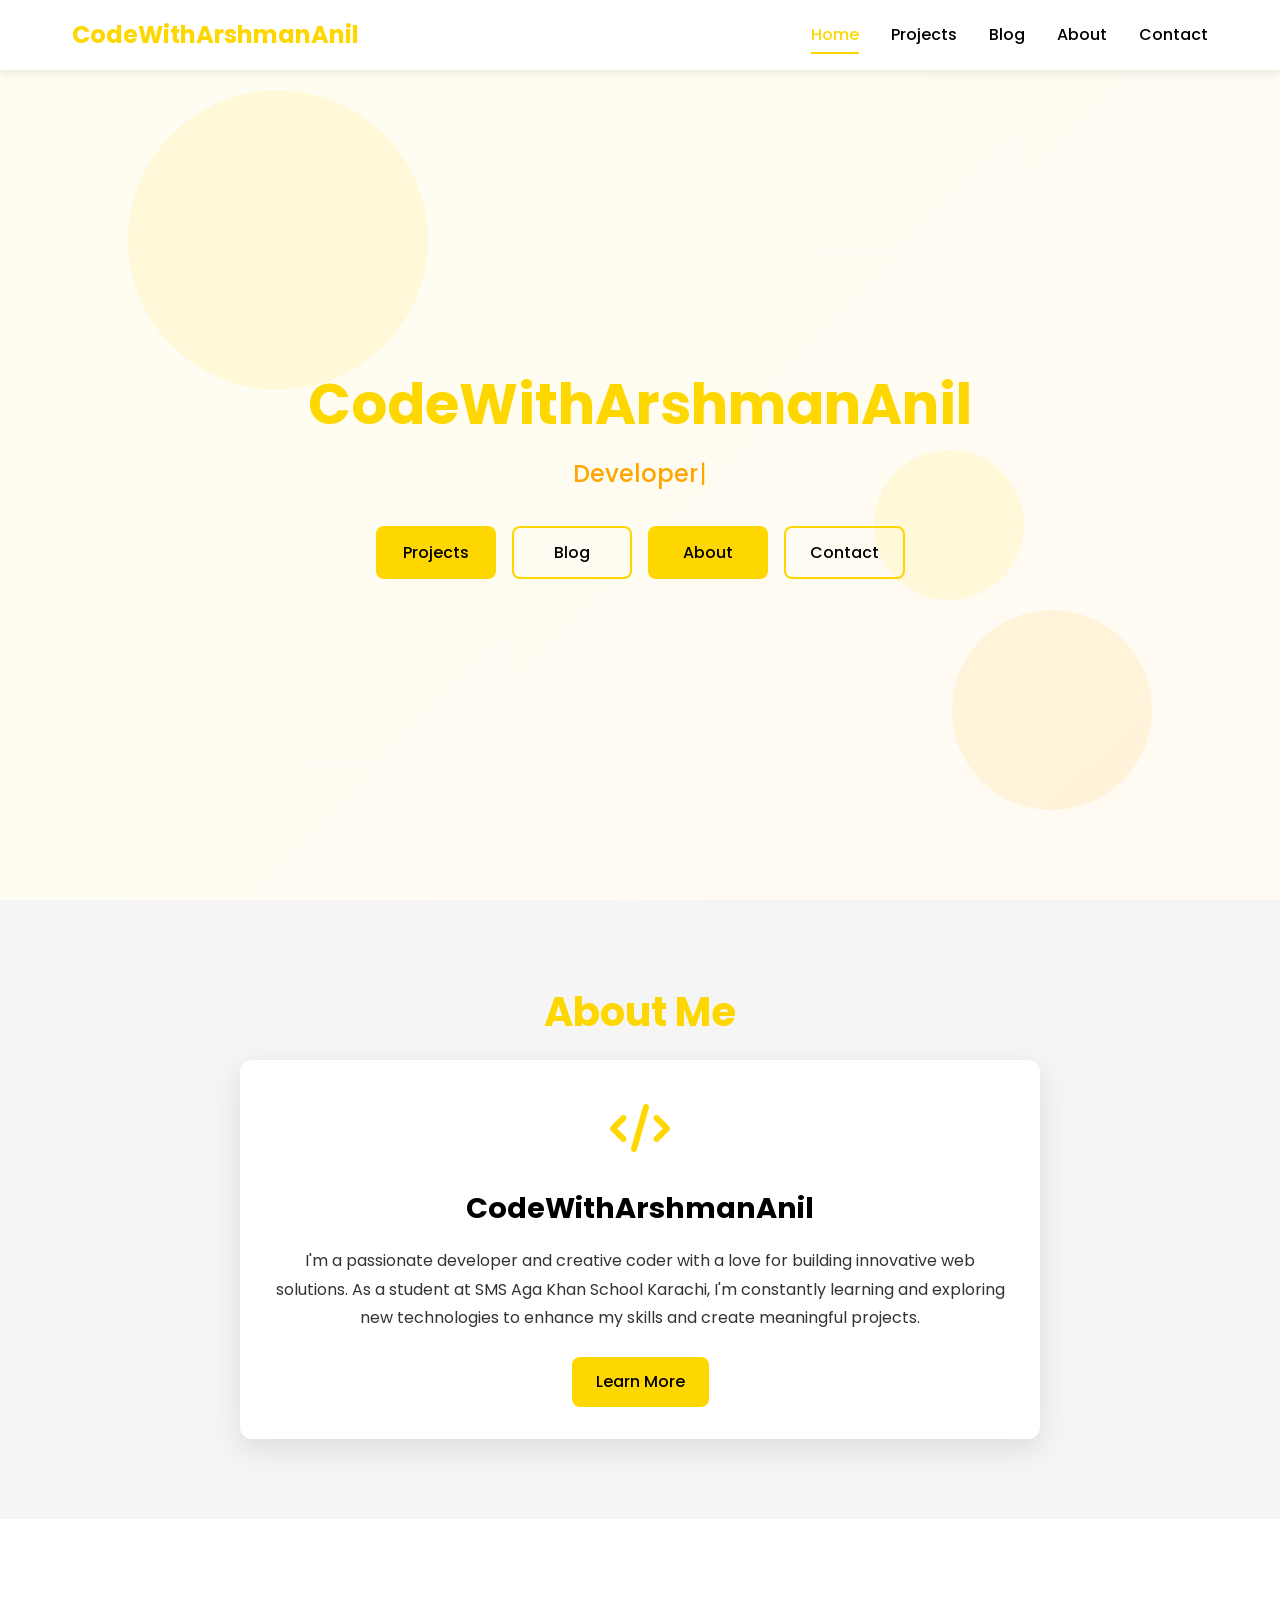
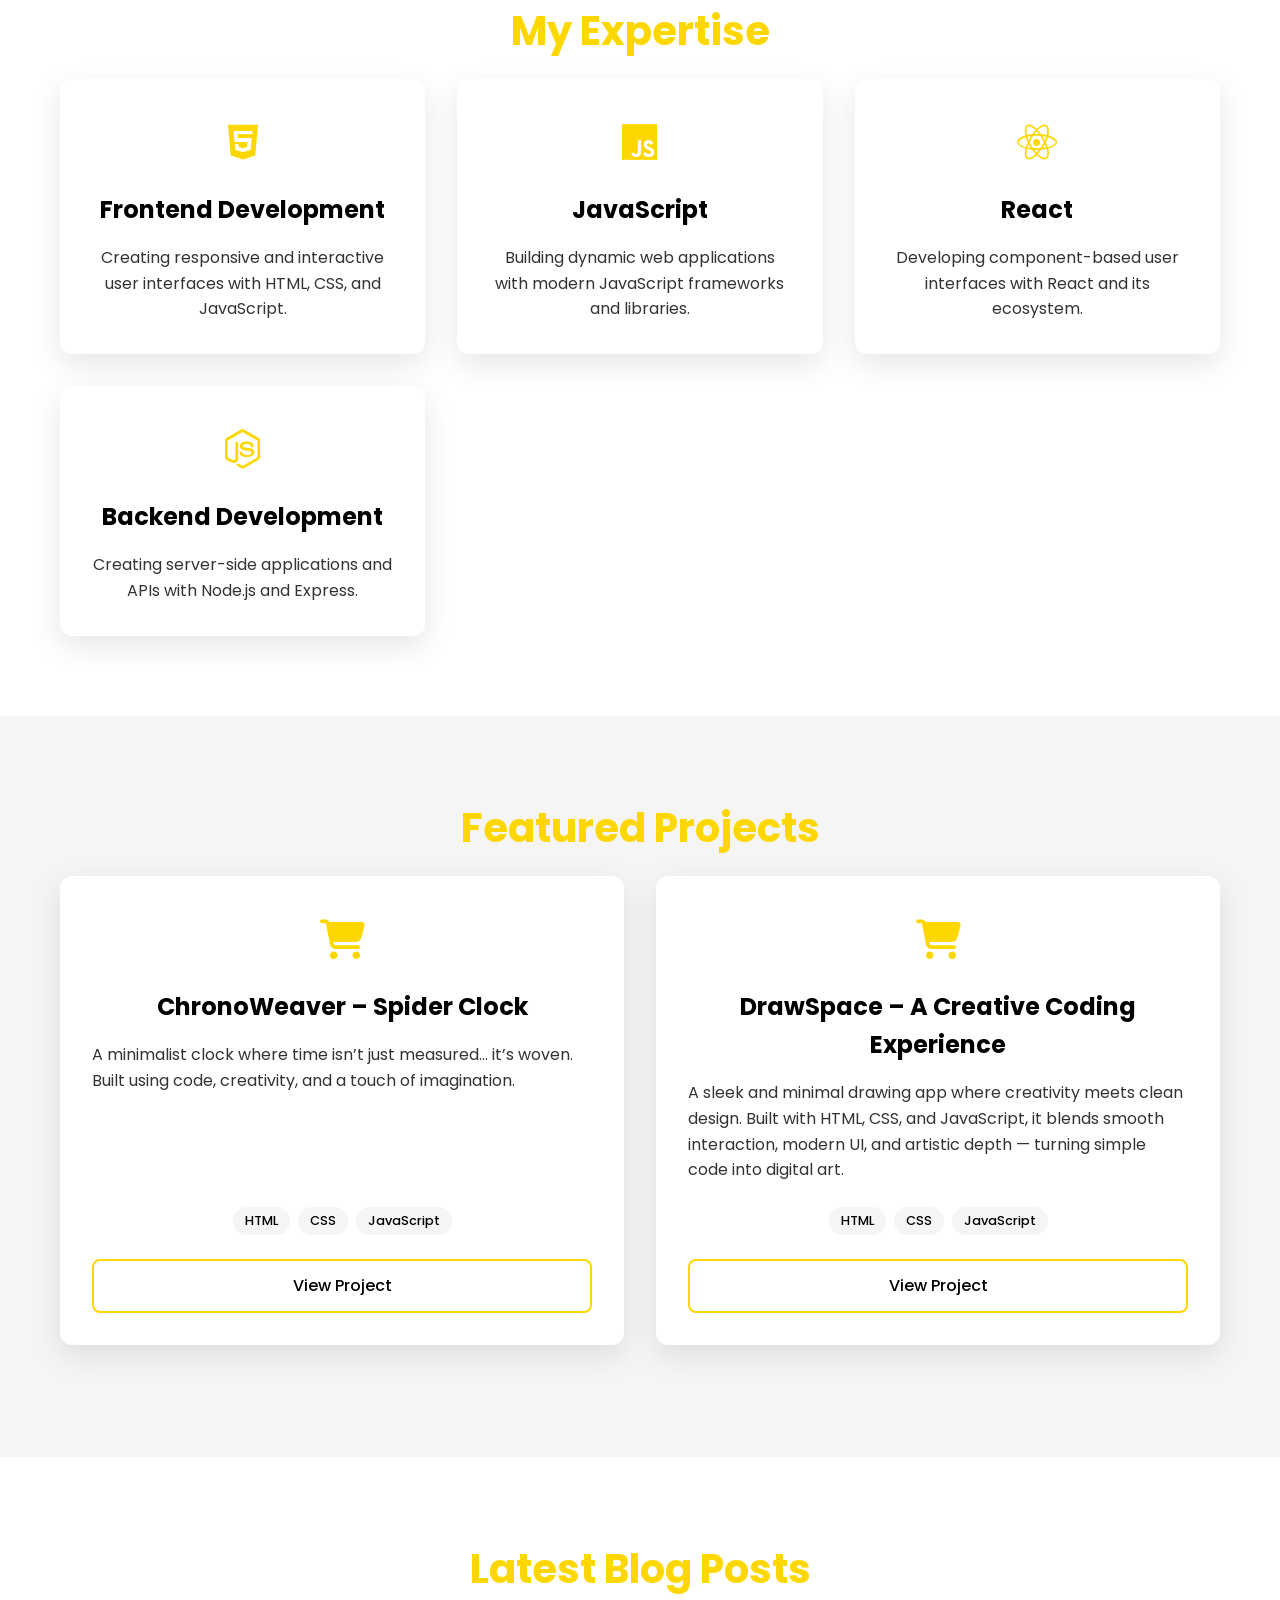
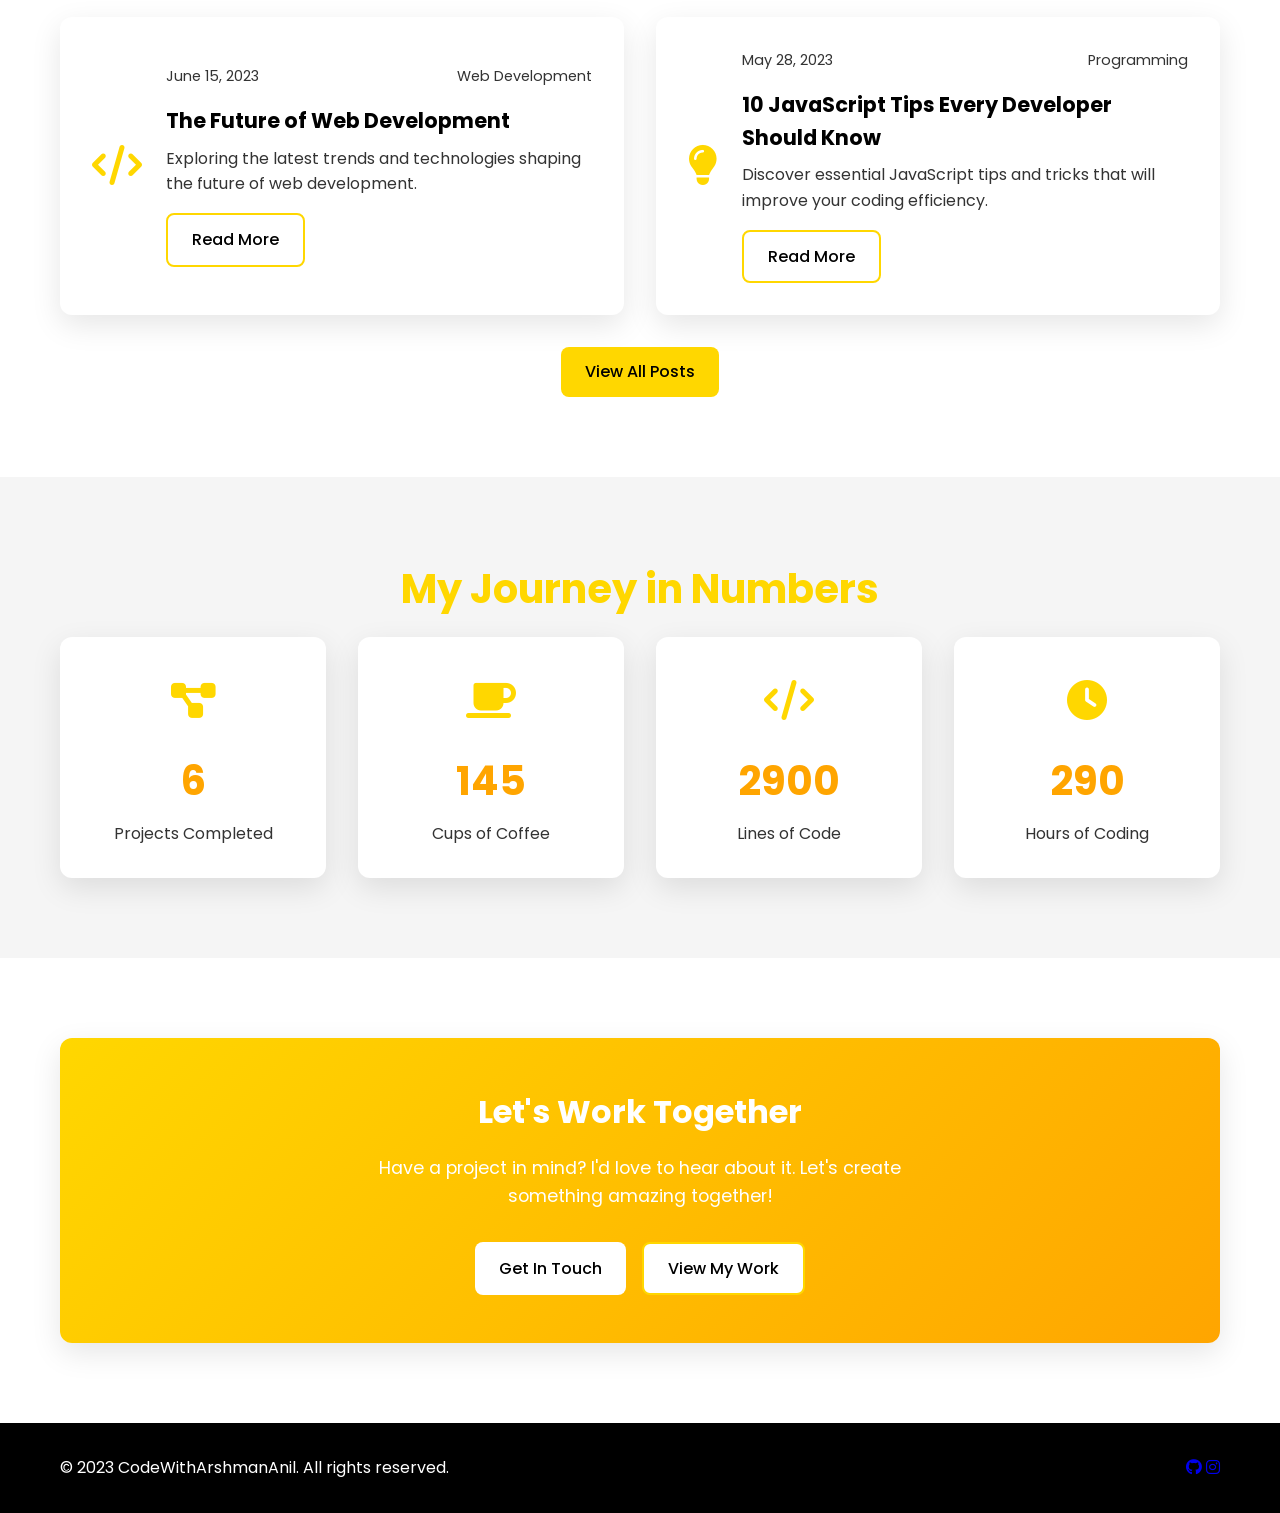
<file: index.html>
<!DOCTYPE html>
<html lang="en">
<head>
    <meta charset="UTF-8">
    <meta name="viewport" content="width=device-width, initial-scale=1.0">
    <title>CodeWithArshmanAnil - Home</title>
    <link rel="stylesheet" href="style.css">
    <link rel="stylesheet" href="https://cdnjs.cloudflare.com/ajax/libs/font-awesome/6.4.0/css/all.min.css">
    <link href="https://fonts.googleapis.com/css2?family=Poppins:wght@300;400;500;600;700&display=swap" rel="stylesheet">
</head>
<body>
    <!-- Preloader -->
    <div class="preloader">
        <div class="loader-content">
            <h2>CodeWithArshmanAnil</h2>
            <div class="loader-bar"></div>
        </div>
    </div>

    <!-- Navigation -->
    <nav class="navbar">
        <div class="nav-container">
            <div class="logo">
                <a href="index.html">CodeWithArshmanAnil</a>
            </div>
            <ul class="nav-menu">
                <li class="nav-item">
                    <a href="index.html" class="nav-link active">Home</a>
                </li>
                <li class="nav-item">
                    <a href="projects.html" class="nav-link">Projects</a>
                </li>
                <li class="nav-item">
                    <a href="blog.html" class="nav-link">Blog</a>
                </li>
                <li class="nav-item">
                    <a href="about.html" class="nav-link">About</a>
                </li>
                <li class="nav-item">
                    <a href="contact.html" class="nav-link">Contact</a>
                </li>
            </ul>
            <div class="hamburger">
                <span class="bar"></span>
                <span class="bar"></span>
                <span class="bar"></span>
            </div>
        </div>
    </nav>

    <!-- Hero Section -->
    <section class="hero">
        <div class="hero-content">
            <h1 class="hero-title">CodeWithArshmanAnil</h1>
            <div class="typing-container">
                <span id="typing-text"></span>
                <span class="cursor">|</span>
            </div>
            <div class="hero-buttons">
                <a href="projects.html" class="btn btn-primary">Projects</a>
                <a href="blog.html" class="btn btn-secondary">Blog</a>
                <a href="about.html" class="btn btn-primary">About</a>
                <a href="contact.html" class="btn btn-secondary">Contact</a>
            </div>
        </div>
        <div class="hero-animation">
            <div class="floating-shapes">
                <div class="shape shape-1"></div>
                <div class="shape shape-2"></div>
                <div class="shape shape-3"></div>
            </div>
        </div>
    </section>

    <!-- About Me Section -->
    <section class="about-preview">
        <div class="container">
            <h2 class="section-title reveal">About Me</h2>
            <div class="about-card reveal">
                <div class="about-icon">
                    <i class="fas fa-code"></i>
                </div>
                <h3>CodeWithArshmanAnil</h3>
                <p>I'm a passionate developer and creative coder with a love for building innovative web solutions. As a student at SMS Aga Khan School Karachi, I'm constantly learning and exploring new technologies to enhance my skills and create meaningful projects.</p>
                <a href="about.html" class="btn btn-primary">Learn More</a>
            </div>
        </div>
    </section>

    <!-- Skills Preview Section -->
    <section class="skills-preview">
        <div class="container">
            <h2 class="section-title reveal">My Expertise</h2>
            <div class="skills-grid">
                <div class="skill-card reveal">
                    <div class="skill-icon">
                        <i class="fab fa-html5"></i>
                    </div>
                    <h3>Frontend Development</h3>
                    <p>Creating responsive and interactive user interfaces with HTML, CSS, and JavaScript.</p>
                </div>
                <div class="skill-card reveal">
                    <div class="skill-icon">
                        <i class="fab fa-js"></i>
                    </div>
                    <h3>JavaScript</h3>
                    <p>Building dynamic web applications with modern JavaScript frameworks and libraries.</p>
                </div>
                <div class="skill-card reveal">
                    <div class="skill-icon">
                        <i class="fab fa-react"></i>
                    </div>
                    <h3>React</h3>
                    <p>Developing component-based user interfaces with React and its ecosystem.</p>
                </div>
                <div class="skill-card reveal">
                    <div class="skill-icon">
                        <i class="fab fa-node-js"></i>
                    </div>
                    <h3>Backend Development</h3>
                    <p>Creating server-side applications and APIs with Node.js and Express.</p>
                </div>
            </div>
        </div>
    </section>

    <!-- Featured Projects Section -->
    <section class="featured-projects">
        <div class="container">
            <h2 class="section-title reveal">Featured Projects</h2>
            <div class="projects-preview">
                <div class="project-preview-card reveal">
                    <div class="project-preview-icon">
                        <i class="fas fa-shopping-cart"></i>
                    </div>
                    <h3>ChronoWeaver – Spider Clock</h3>
                    <p>A minimalist clock where time isn’t just measured… it’s woven. Built using code, creativity, and a touch of imagination.
</p>
                    <div class="tech-tags">
                        <span class="tech-tag">HTML</span>
                        <span class="tech-tag">CSS</span>
                        <span class="tech-tag">JavaScript</span>
                    </div>
                    <a href="projects.html" class="btn btn-secondary">View Project</a>
                </div>
                <div class="project-preview-card reveal">
                    <div class="project-preview-icon">
                        <i class="fas fa-shopping-cart"></i>
                    </div>
                    <h3>DrawSpace – A Creative Coding Experience</h3>
                    <p>A sleek and minimal drawing app where creativity meets clean design.
Built with HTML, CSS, and JavaScript, it blends smooth interaction, modern UI, and artistic depth — turning simple code into digital art.
</p>
                    <div class="tech-tags">
                        <span class="tech-tag">HTML</span>
                        <span class="tech-tag">CSS</span>
                        <span class="tech-tag">JavaScript</span>
                    </div>
                    <a href="projects.html" class="btn btn-secondary">View Project</a>
                </div>
    </section>

    <!-- Latest Blog Section -->
    <section class="latest-blog">
        <div class="container">
            <h2 class="section-title reveal">Latest Blog Posts</h2>
            <div class="blog-preview">
                <div class="blog-preview-card reveal">
                    <div class="blog-preview-icon">
                        <i class="fas fa-code"></i>
                    </div>
                    <div class="blog-preview-content">
                        <div class="blog-meta">
                            <span class="blog-date">June 15, 2023</span>
                            <span class="blog-category">Web Development</span>
                        </div>
                        <h3>The Future of Web Development</h3>
                        <p>Exploring the latest trends and technologies shaping the future of web development.</p>
                        <a href="blog.html" class="btn btn-secondary">Read More</a>
                    </div>
                </div>
                <div class="blog-preview-card reveal">
                    <div class="blog-preview-icon">
                        <i class="fas fa-lightbulb"></i>
                    </div>
                    <div class="blog-preview-content">
                        <div class="blog-meta">
                            <span class="blog-date">May 28, 2023</span>
                            <span class="blog-category">Programming</span>
                        </div>
                        <h3>10 JavaScript Tips Every Developer Should Know</h3>
                        <p>Discover essential JavaScript tips and tricks that will improve your coding efficiency.</p>
                        <a href="blog.html" class="btn btn-secondary">Read More</a>
                    </div>
                </div>
            </div>
            <div class="view-all-container reveal">
                <a href="blog.html" class="btn btn-primary">View All Posts</a>
            </div>
        </div>
    </section>

    <!-- Stats Section -->
    <section class="stats">
        <div class="container">
            <h2 class="section-title reveal">My Journey in Numbers</h2>
            <div class="stats-grid">
                <div class="stat-card reveal">
                    <div class="stat-icon">
                        <i class="fas fa-project-diagram"></i>
                    </div>
                    <div class="stat-number" data-target="20">0</div>
                    <p>Projects Completed</p>
                </div>
                <div class="stat-card reveal">
                    <div class="stat-icon">
                        <i class="fas fa-coffee"></i>
                    </div>
                    <div class="stat-number" data-target="500">0</div>
                    <p>Cups of Coffee</p>
                </div>
                <div class="stat-card reveal">
                    <div class="stat-icon">
                        <i class="fas fa-code"></i>
                    </div>
                    <div class="stat-number" data-target="10000">0</div>
                    <p>Lines of Code</p>
                </div>
                <div class="stat-card reveal">
                    <div class="stat-icon">
                        <i class="fas fa-clock"></i>
                    </div>
                    <div class="stat-number" data-target="1000">0</div>
                    <p>Hours of Coding</p>
                </div>
            </div>
        </div>
    </section>

    <!-- Call to Action Section -->
    <section class="cta">
        <div class="container">
            <div class="cta-card reveal">
                <h2>Let's Work Together</h2>
                <p>Have a project in mind? I'd love to hear about it. Let's create something amazing together!</p>
                <div class="cta-buttons">
                    <a href="contact.html" class="btn btn-primary">Get In Touch</a>
                    <a href="projects.html" class="btn btn-secondary">View My Work</a>
                </div>
            </div>
        </div>
    </section>

    <!-- Footer -->
    <footer class="footer">
        <div class="footer-content">
            <p>&copy; 2023 CodeWithArshmanAnil. All rights reserved.</p>
            <div class="social-links">
                <a href="https://github.com/ZentrixVayne" target="_blank"><i class="fab fa-github"></i></a>
                <a href="https://www.instagram.com/iamarshmananil/" target="_blank"><i class="fab fa-instagram"></i></a>
            </div>
        </div>
    </footer>

    <script src="script.js"></script>
</body>

</html>
</file>
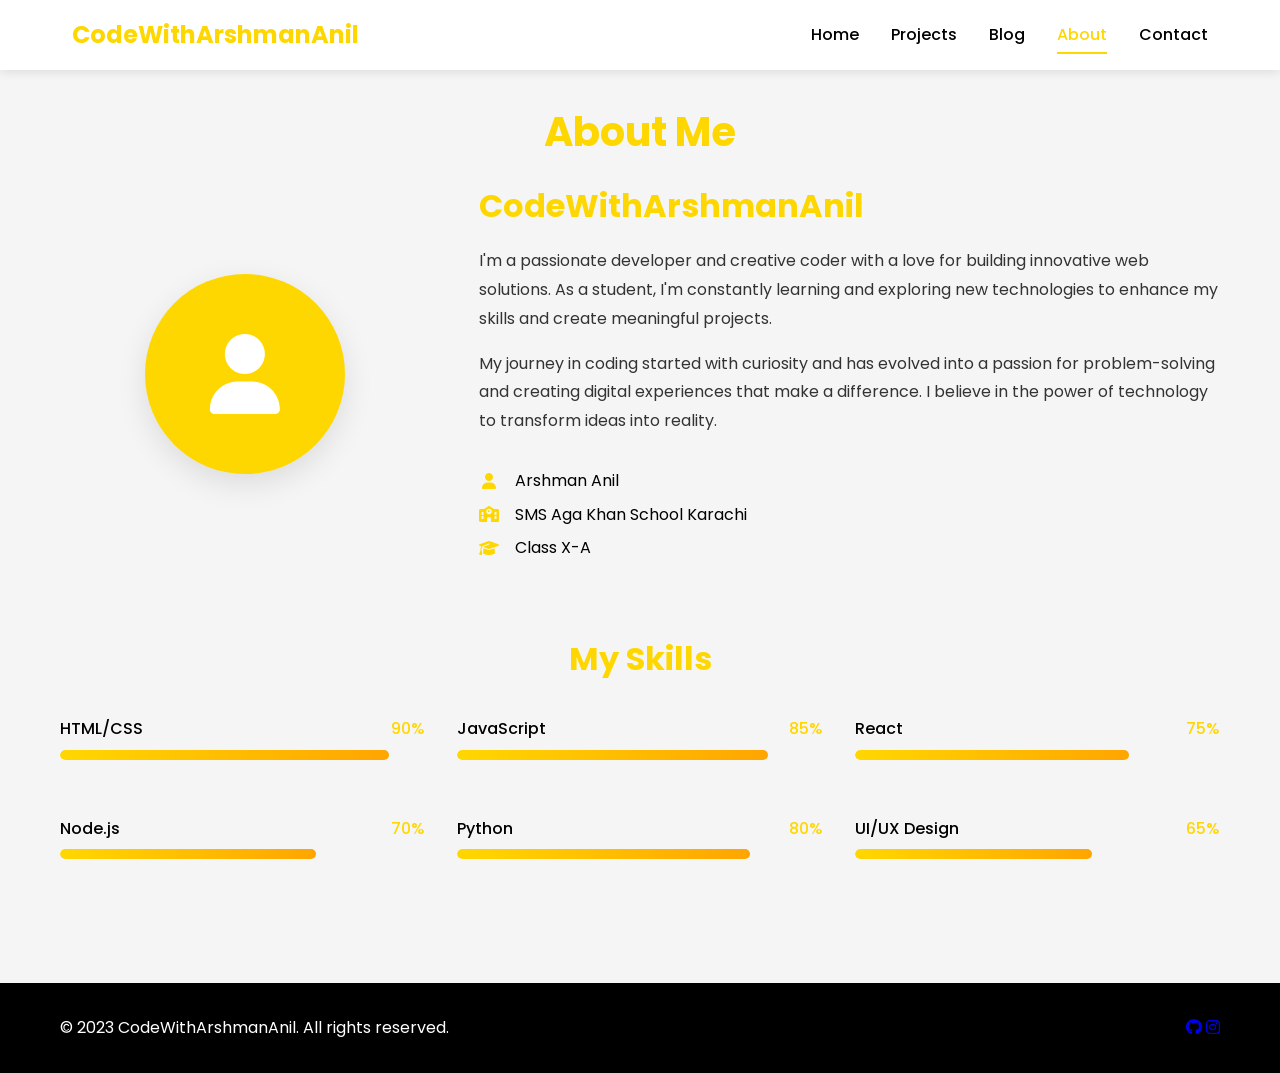
<file: about.html>
<!DOCTYPE html>
<html lang="en">
<head>
    <meta charset="UTF-8">
    <meta name="viewport" content="width=device-width, initial-scale=1.0">
    <title>About - CodeWithArshmanAnil</title>
    <link rel="stylesheet" href="style.css">
    <link rel="stylesheet" href="https://cdnjs.cloudflare.com/ajax/libs/font-awesome/6.4.0/css/all.min.css">
    <link href="https://fonts.googleapis.com/css2?family=Poppins:wght@300;400;500;600;700&display=swap" rel="stylesheet">
</head>
<body>
    <!-- Preloader -->
    <div class="preloader">
        <div class="loader-content">
            <h2>CodeWithArshmanAnil</h2>
            <div class="loader-bar"></div>
        </div>
    </div>

    <!-- Navigation -->
    <nav class="navbar">
        <div class="nav-container">
            <div class="logo">
                <a href="index.html">CodeWithArshmanAnil</a>
            </div>
            <ul class="nav-menu">
                <li class="nav-item">
                    <a href="index.html" class="nav-link">Home</a>
                </li>
                <li class="nav-item">
                    <a href="projects.html" class="nav-link">Projects</a>
                </li>
                <li class="nav-item">
                    <a href="blog.html" class="nav-link">Blog</a>
                </li>
                <li class="nav-item">
                    <a href="about.html" class="nav-link active">About</a>
                </li>
                <li class="nav-item">
                    <a href="contact.html" class="nav-link">Contact</a>
                </li>
            </ul>
            <div class="hamburger">
                <span class="bar"></span>
                <span class="bar"></span>
                <span class="bar"></span>
            </div>
        </div>
    </nav>

    <!-- About Section -->
    <section class="about-section">
        <div class="container">
            <h1 class="section-title reveal">About Me</h1>
            
            <div class="about-content">
                <div class="about-avatar reveal">
                    <div class="avatar-icon">
                        <i class="fas fa-user"></i>
                    </div>
                </div>
                <div class="about-text reveal">
                    <h2>CodeWithArshmanAnil</h2>
                    <p>I'm a passionate developer and creative coder with a love for building innovative web solutions. As a student, I'm constantly learning and exploring new technologies to enhance my skills and create meaningful projects.</p>
                    <p>My journey in coding started with curiosity and has evolved into a passion for problem-solving and creating digital experiences that make a difference. I believe in the power of technology to transform ideas into reality.</p>
                    <div class="about-info">
                        <div class="info-item">
                            <i class="fas fa-user"></i>
                            <span>Arshman Anil</span>
                        </div>
                        <div class="info-item">
                            <i class="fas fa-school"></i>
                            <span>SMS Aga Khan School Karachi</span>
                        </div>
                        <div class="info-item">
                            <i class="fas fa-graduation-cap"></i>
                            <span>Class X-A</span>
                        </div>
                    </div>
                </div>
            </div>
            
            <div class="skills-section reveal">
                <h2 class="skills-title">My Skills</h2>
                <div class="skills-grid">
                    <div class="skill-item">
                        <div class="skill-header">
                            <span class="skill-name">HTML/CSS</span>
                            <span class="skill-percentage">90%</span>
                        </div>
                        <div class="skill-bar">
                            <div class="skill-progress" data-skill="90"></div>
                        </div>
                    </div>
                    
                    <div class="skill-item">
                        <div class="skill-header">
                            <span class="skill-name">JavaScript</span>
                            <span class="skill-percentage">85%</span>
                        </div>
                        <div class="skill-bar">
                            <div class="skill-progress" data-skill="85"></div>
                        </div>
                    </div>
                    
                    <div class="skill-item">
                        <div class="skill-header">
                            <span class="skill-name">React</span>
                            <span class="skill-percentage">75%</span>
                        </div>
                        <div class="skill-bar">
                            <div class="skill-progress" data-skill="75"></div>
                        </div>
                    </div>
                    
                    <div class="skill-item">
                        <div class="skill-header">
                            <span class="skill-name">Node.js</span>
                            <span class="skill-percentage">70%</span>
                        </div>
                        <div class="skill-bar">
                            <div class="skill-progress" data-skill="70"></div>
                        </div>
                    </div>
                    
                    <div class="skill-item">
                        <div class="skill-header">
                            <span class="skill-name">Python</span>
                            <span class="skill-percentage">80%</span>
                        </div>
                        <div class="skill-bar">
                            <div class="skill-progress" data-skill="80"></div>
                        </div>
                    </div>
                    
                    <div class="skill-item">
                        <div class="skill-header">
                            <span class="skill-name">UI/UX Design</span>
                            <span class="skill-percentage">65%</span>
                        </div>
                        <div class="skill-bar">
                            <div class="skill-progress" data-skill="65"></div>
                        </div>
                    </div>
                </div>
            </div>
        </div>
    </section>

    <!-- Footer -->
    <footer class="footer">
        <div class="footer-content">
            <p>&copy; 2023 CodeWithArshmanAnil. All rights reserved.</p>
            <div class="social-links">
                <a href="https://github.com/ZentrixVayne" target="_blank"><i class="fab fa-github"></i></a>
                <a href="https://www.instagram.com/iamarshmananil/" target="_blank"><i class="fab fa-instagram"></i></a>
            </div>
        </div>
    </footer>

    <script src="script.js"></script>
</body>
</html>
</file>
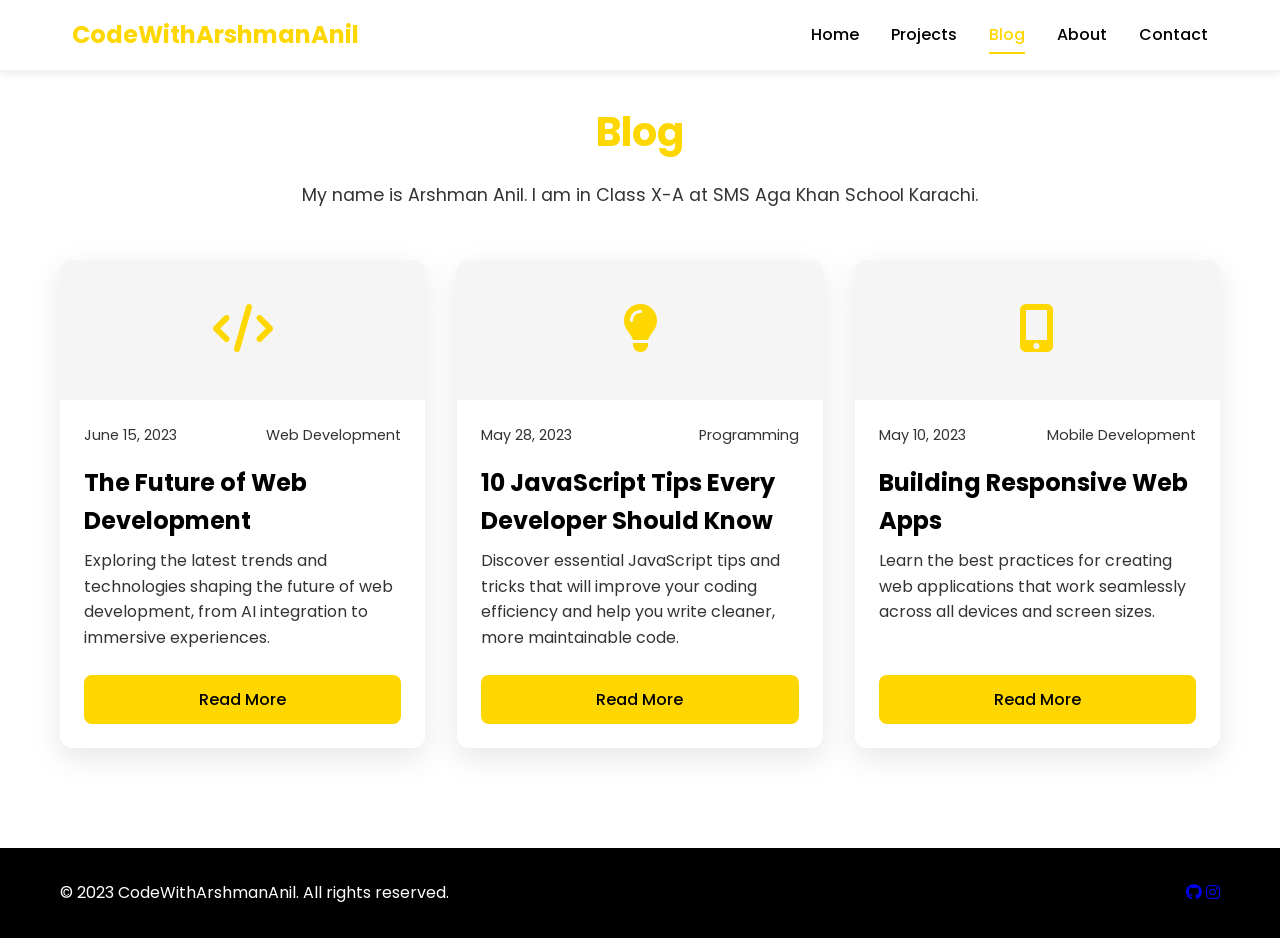
<file: blog.html>
<!DOCTYPE html>
<html lang="en">
<head>
    <meta charset="UTF-8">
    <meta name="viewport" content="width=device-width, initial-scale=1.0">
    <title>Blog - CodeWithArshmanAnil</title>
    <link rel="stylesheet" href="style.css">
    <link rel="stylesheet" href="https://cdnjs.cloudflare.com/ajax/libs/font-awesome/6.4.0/css/all.min.css">
    <link href="https://fonts.googleapis.com/css2?family=Poppins:wght@300;400;500;600;700&display=swap" rel="stylesheet">
</head>
<body>
    <!-- Preloader -->
    <div class="preloader">
        <div class="loader-content">
            <h2>CodeWithArshmanAnil</h2>
            <div class="loader-bar"></div>
        </div>
    </div>

    <!-- Navigation -->
    <nav class="navbar">
        <div class="nav-container">
            <div class="logo">
                <a href="index.html">CodeWithArshmanAnil</a>
            </div>
            <ul class="nav-menu">
                <li class="nav-item">
                    <a href="index.html" class="nav-link">Home</a>
                </li>
                <li class="nav-item">
                    <a href="projects.html" class="nav-link">Projects</a>
                </li>
                <li class="nav-item">
                    <a href="blog.html" class="nav-link active">Blog</a>
                </li>
                <li class="nav-item">
                    <a href="about.html" class="nav-link">About</a>
                </li>
                <li class="nav-item">
                    <a href="contact.html" class="nav-link">Contact</a>
                </li>
            </ul>
            <div class="hamburger">
                <span class="bar"></span>
                <span class="bar"></span>
                <span class="bar"></span>
            </div>
        </div>
    </nav>

    <!-- Blog Section -->
    <section class="blog-section">
        <div class="container">
            <h1 class="section-title reveal">Blog</h1>
            <p class="section-subtitle reveal">My name is Arshman Anil. I am in Class X-A at SMS Aga Khan School Karachi.</p>
            
            <div class="blog-grid">
                <!-- Blog Card 1 -->
                <div class="blog-card reveal">
                    <div class="blog-icon">
                        <i class="fas fa-code"></i>
                    </div>
                    <div class="blog-content">
                        <div class="blog-meta">
                            <span class="blog-date">June 15, 2023</span>
                            <span class="blog-category">Web Development</span>
                        </div>
                        <h3 class="blog-title">The Future of Web Development</h3>
                        <p class="blog-description">Exploring the latest trends and technologies shaping the future of web development, from AI integration to immersive experiences.</p>
                        <a href="https://en.wikipedia.org/wiki/Web_development" class="btn btn-primary">Read More</a>
                    </div>
                </div>

                <!-- Blog Card 2 -->
                <div class="blog-card reveal">
                    <div class="blog-icon">
                        <i class="fas fa-lightbulb"></i>
                    </div>
                    <div class="blog-content">
                        <div class="blog-meta">
                            <span class="blog-date">May 28, 2023</span>
                            <span class="blog-category">Programming</span>
                        </div>
                        <h3 class="blog-title">10 JavaScript Tips Every Developer Should Know</h3>
                        <p class="blog-description">Discover essential JavaScript tips and tricks that will improve your coding efficiency and help you write cleaner, more maintainable code.</p>
                        <a href="https://en.wikipedia.org/wiki/Computer_programming" class="btn btn-primary">Read More</a>
                    </div>
                </div>

                <!-- Blog Card 3 -->
                <div class="blog-card reveal">
                    <div class="blog-icon">
                        <i class="fas fa-mobile-alt"></i>
                    </div>
                    <div class="blog-content">
                        <div class="blog-meta">
                            <span class="blog-date">May 10, 2023</span>
                            <span class="blog-category">Mobile Development</span>
                        </div>
                        <h3 class="blog-title">Building Responsive Web Apps</h3>
                        <p class="blog-description">Learn the best practices for creating web applications that work seamlessly across all devices and screen sizes.</p>
                        <a href="https://en.wikipedia.org/wiki/Mobile_app_development" class="btn btn-primary">Read More</a>
                    </div>
                </div>
    </section>

    <!-- Footer -->
    <footer class="footer">
        <div class="footer-content">
            <p>&copy; 2023 CodeWithArshmanAnil. All rights reserved.</p>
            <div class="social-links">
                <a href="https://github.com/ZentrixVayne" target="_blank"><i class="fab fa-github"></i></a>
                <a href="https://www.instagram.com/iamarshmananil/" target="_blank"><i class="fab fa-instagram"></i></a>
            </div>
        </div>
    </footer>

    <script src="script.js"></script>
</body>
</html>
</file>
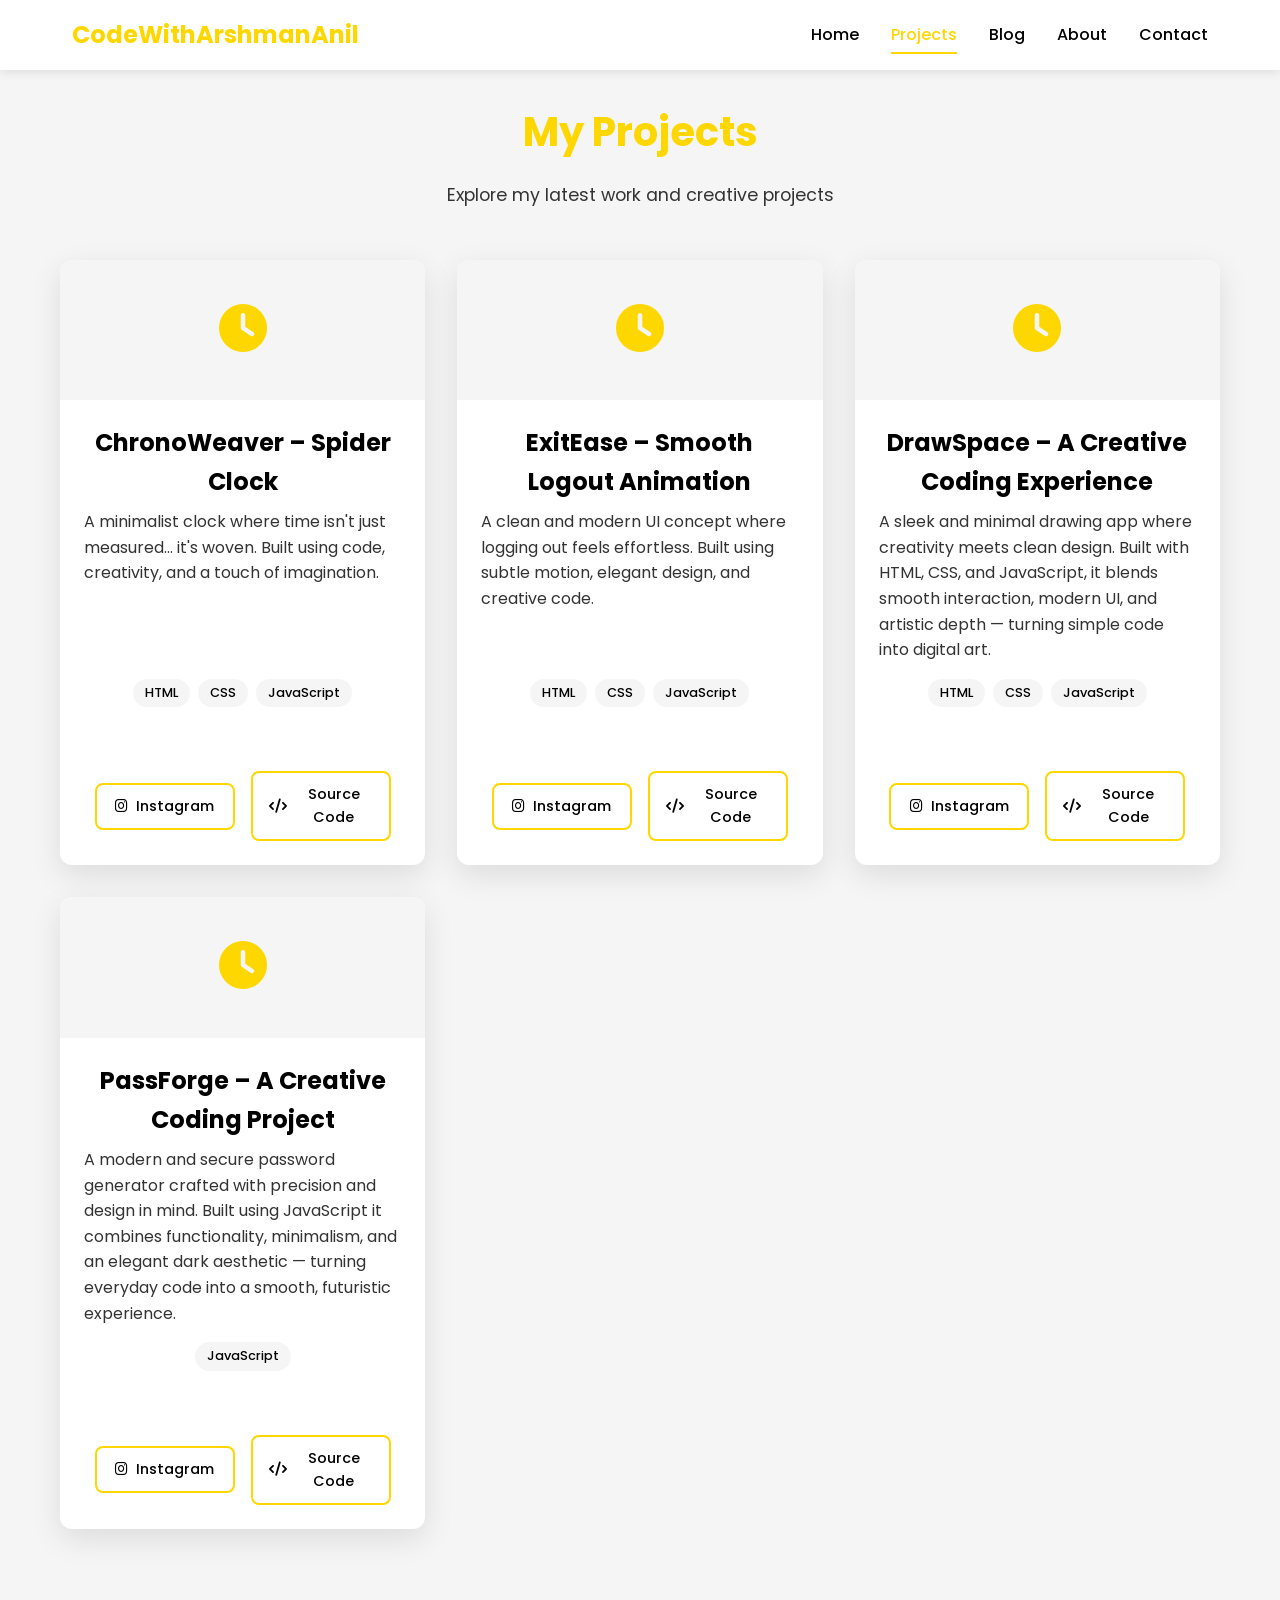
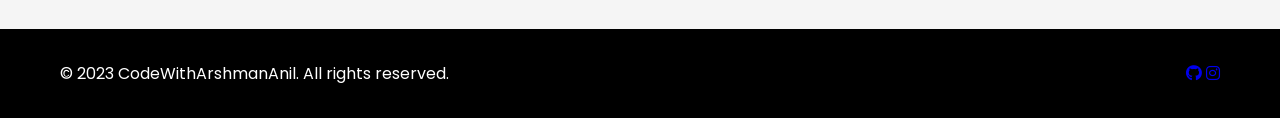
<file: projects.html>
<!DOCTYPE html>
<html lang="en">
<head>
    <meta charset="UTF-8">
    <meta name="viewport" content="width=device-width, initial-scale=1.0">
    <title>Projects - CodeWithArshmanAnil</title>
    <link rel="stylesheet" href="style.css">
    <link rel="stylesheet" href="https://cdnjs.cloudflare.com/ajax/libs/font-awesome/6.4.0/css/all.min.css">
    <link href="https://fonts.googleapis.com/css2?family=Poppins:wght@300;400;500;600;700&display=swap" rel="stylesheet">
</head>
<body>
    <!-- Preloader -->
    <div class="preloader">
        <div class="loader-content">
            <h2>CodeWithArshmanAnil</h2>
            <div class="loader-bar"></div>
        </div>
    </div>

    <!-- Navigation -->
    <nav class="navbar">
        <div class="nav-container">
            <div class="logo">
                <a href="index.html">CodeWithArshmanAnil</a>
            </div>
            <ul class="nav-menu">
                <li class="nav-item">
                    <a href="index.html" class="nav-link">Home</a>
                </li>
                <li class="nav-item">
                    <a href="projects.html" class="nav-link active">Projects</a>
                </li>
                <li class="nav-item">
                    <a href="blog.html" class="nav-link">Blog</a>
                </li>
                <li class="nav-item">
                    <a href="about.html" class="nav-link">About</a>
                </li>
                <li class="nav-item">
                    <a href="contact.html" class="nav-link">Contact</a>
                </li>
            </ul>
            <div class="hamburger">
                <span class="bar"></span>
                <span class="bar"></span>
                <span class="bar"></span>
            </div>
        </div>
    </nav>

    <!-- Projects Section -->
    <section class="projects-section">
        <div class="container">
            <h1 class="section-title reveal">My Projects</h1>
            <p class="section-subtitle reveal">Explore my latest work and creative projects</p>
            
            <div class="projects-grid">
                <!-- Project Card 1 -->
                <div class="project-card reveal">
                    <div class="project-icon">
                        <i class="fas fa-clock"></i>
                    </div>
                    <div class="project-content">
                        <h3 class="project-title">ChronoWeaver – Spider Clock</h3>
                        <p class="project-description">A minimalist clock where time isn't just measured… it's woven. Built using code, creativity, and a touch of imagination.</p>
                        <div class="tech-stack">
                            <span class="tech-tag">HTML</span>
                            <span class="tech-tag">CSS</span>
                            <span class="tech-tag">JavaScript</span>
                        </div>
                        <div class="project-links">
                            <a href="https://www.instagram.com/p/DQT1IyyiHK-/" target="_blank" class="btn btn-outline">
                                <i class="fab fa-instagram"></i> Instagram
                            </a>
                            <a href="https://www.mediafire.com/file/xndtvlisr0bnovw/ChronoWeaver+–+Spider+Clock.zip/file" target="_blank" class="btn btn-outline">
                                <i class="fas fa-code"></i> Source Code
                            </a>
                        </div>
                    </div>
                </div>
                <div class="project-card reveal">
                    <div class="project-icon">
                        <i class="fas fa-clock"></i>
                    </div>
                <div class="project-content">
                        <h3 class="project-title">ExitEase – Smooth Logout Animation</h3>
                        <p class="project-description">A clean and modern UI concept where logging out feels effortless. Built using subtle motion, elegant design, and creative code.</p>
                        <div class="tech-stack">
                            <span class="tech-tag">HTML</span>
                            <span class="tech-tag">CSS</span>
                            <span class="tech-tag">JavaScript</span>
                        </div>
                        <div class="project-links">
                            <a href="https://www.instagram.com/p/DQUZDVMiCwQ/" target="_blank" class="btn btn-outline">
                                <i class="fab fa-instagram"></i> Instagram
                            </a>
                            <a href="https://www.mediafire.com/file/0e667hmmb7hnprj/Animated-Logout-Button.zip/file" target="_blank" class="btn btn-outline">
                                <i class="fas fa-code"></i> Source Code
                            </a>
                        </div>
                    </div>
                </div>
                <div class="project-card reveal">
                    <div class="project-icon">
                        <i class="fas fa-clock"></i>
                    </div>
                <div class="project-content">
                        <h3 class="project-title">DrawSpace – A Creative Coding Experience</h3>
                        <p class="project-description">A sleek and minimal drawing app where creativity meets clean design. Built with HTML, CSS, and JavaScript, it blends smooth interaction, modern UI, and artistic depth — turning simple code into digital art.</p>
                        <div class="tech-stack">
                            <span class="tech-tag">HTML</span>
                            <span class="tech-tag">CSS</span>
                            <span class="tech-tag">JavaScript</span>
                        </div>
                        <div class="project-links">
                            <a href="https://www.instagram.com/p/DQWyrmqCN6z/" target="_blank" class="btn btn-outline">
                                <i class="fab fa-instagram"></i> Instagram
                            </a>
                            <a href="https://www.mediafire.com/file/strnmmcsp07sxum/Drawing+App.zip/file" target="_blank" class="btn btn-outline">
                                <i class="fas fa-code"></i> Source Code
                            </a>
                        </div>
                    </div>
                </div>
                <div class="project-card reveal">
                    <div class="project-icon">
                        <i class="fas fa-clock"></i>
                    </div>
                <div class="project-content">
                        <h3 class="project-title">PassForge – A Creative Coding Project</h3>
                        <p class="project-description">A modern and secure password generator crafted with precision and design in mind. Built using JavaScript it combines functionality, minimalism, and an elegant dark aesthetic — turning everyday code into a smooth, futuristic experience.</p>
                        <div class="tech-stack">
                            <span class="tech-tag">JavaScript</span>
                        </div>
                        <div class="project-links">
                            <a href="https://www.instagram.com/p/DQW4aw6iOCu/" target="_blank" class="btn btn-outline">
                                <i class="fab fa-instagram"></i> Instagram
                            </a>
                            <a href="https://www.mediafire.com/file/3naakehrnvsp400/Random+Password+Generator+JavaScript.zip/file" target="_blank" class="btn btn-outline">
                                <i class="fas fa-code"></i> Source Code
                            </a>
                        </div>
                    </div>
                </div>
    </section>

    <!-- Footer -->
    <footer class="footer">
        <div class="footer-content">
            <p>&copy; 2023 CodeWithArshmanAnil. All rights reserved.</p>
            <div class="social-links">
                <a href="https://github.com/ZentrixVayne" target="_blank"><i class="fab fa-github"></i></a>
                <a href="https://www.instagram.com/iamarshmananil/" target="_blank"><i class="fab fa-instagram"></i></a>
            </div>
        </div>
    </footer>

    <script src="script.js"></script>
</body>

</html>
</file>
<file: style.css>
/* Global Styles */
* {
    margin: 0;
    padding: 0;
    box-sizing: border-box;
}

:root {
    --primary-color: #FFD700;
    --secondary-color: #FFA500;
    --text-color: #000000;
    --bg-color: #FFFFFF;
    --light-gray: #f5f5f5;
    --dark-gray: #333333;
    --transition: all 0.3s ease;
}

html {
    scroll-behavior: smooth;
}

body {
    font-family: 'Poppins', sans-serif;
    background-color: var(--bg-color);
    color: var(--text-color);
    line-height: 1.6;
    overflow-x: hidden;
    min-height: 100vh;
}

.container {
    max-width: 1200px;
    margin: 0 auto;
    padding: 0 20px;
    width: 100%;
}

/* Preloader - Faster and better centered */
.preloader {
    position: fixed;
    top: 0;
    left: 0;
    width: 100%;
    height: 100%;
    background: linear-gradient(135deg, var(--bg-color) 0%, var(--light-gray) 100%);
    display: flex;
    justify-content: center;
    align-items: center;
    z-index: 9999;
    transition: opacity 0.3s ease, visibility 0.3s ease;
}

.preloader.fade-out {
    opacity: 0;
    visibility: hidden;
}

.loader-content {
    text-align: center;
    transform: translateY(-20px);
}

.loader-content h2 {
    color: var(--primary-color);
    margin-bottom: 20px;
    font-size: 2rem;
    font-weight: 600;
    letter-spacing: 1px;
}

.loader-bar {
    width: 200px;
    height: 4px;
    background-color: rgba(255, 215, 0, 0.2);
    border-radius: 2px;
    overflow: hidden;
    position: relative;
    margin: 0 auto;
}

.loader-bar::after {
    content: '';
    position: absolute;
    top: 0;
    left: 0;
    width: 30%;
    height: 100%;
    background: linear-gradient(90deg, var(--primary-color), var(--secondary-color));
    animation: loader 1s infinite ease-in-out;
    border-radius: 2px;
}

@keyframes loader {
    0% {
        left: -30%;
    }
    100% {
        left: 100%;
    }
}

/* Navigation - Better alignment */
.navbar {
    position: fixed;
    top: 0;
    width: 100%;
    background-color: rgba(255, 255, 255, 0.95);
    backdrop-filter: blur(10px);
    box-shadow: 0 2px 10px rgba(0, 0, 0, 0.1);
    z-index: 1000;
    transition: var(--transition);
    padding: 0;
}

.nav-container {
    display: flex;
    justify-content: space-between;
    align-items: center;
    padding: 1rem 2rem;
    max-width: 1200px;
    margin: 0 auto;
    width: 100%;
}

.logo a {
    font-size: 1.5rem;
    font-weight: 700;
    color: var(--primary-color);
    text-decoration: none;
    transition: var(--transition);
    white-space: nowrap;
}

.logo a:hover {
    color: var(--secondary-color);
}

.nav-menu {
    display: flex;
    list-style: none;
    margin: 0;
    padding: 0;
    align-items: center;
}

.nav-item {
    margin-left: 2rem;
}

.nav-link {
    text-decoration: none;
    color: var(--text-color);
    font-weight: 500;
    position: relative;
    transition: var(--transition);
    padding: 0.5rem 0;
}

.nav-link::after {
    content: '';
    position: absolute;
    bottom: 0;
    left: 0;
    width: 0;
    height: 2px;
    background-color: var(--primary-color);
    transition: var(--transition);
}

.nav-link:hover::after,
.nav-link.active::after {
    width: 100%;
}

.nav-link:hover,
.nav-link.active {
    color: var(--primary-color);
}

.hamburger {
    display: none;
    flex-direction: column;
    cursor: pointer;
    padding: 5px;
}

.bar {
    width: 25px;
    height: 3px;
    background-color: var(--text-color);
    margin: 3px 0;
    transition: var(--transition);
    border-radius: 2px;
}

/* Hero Section - Better centering */
.hero {
    min-height: 100vh;
    display: flex;
    align-items: center;
    justify-content: center;
    position: relative;
    padding: 100px 20px 50px;
    background: linear-gradient(135deg, rgba(255, 215, 0, 0.05) 0%, rgba(255, 165, 0, 0.05) 100%);
}

.hero-content {
    text-align: center;
    z-index: 2;
    max-width: 800px;
    width: 100%;
}

.hero-title {
    font-size: clamp(2rem, 5vw, 3.5rem);
    font-weight: 700;
    margin-bottom: 1rem;
    color: var(--primary-color);
    animation: fadeInUp 1s ease;
    line-height: 1.2;
}

.typing-container {
    margin-bottom: 2rem;
    min-height: 40px;
    display: flex;
    align-items: center;
    justify-content: center;
    flex-wrap: wrap;
}

#typing-text {
    font-size: clamp(1rem, 3vw, 1.5rem);
    color: var(--secondary-color);
    font-weight: 500;
}

.cursor {
    font-size: clamp(1rem, 3vw, 1.5rem);
    color: var(--secondary-color);
    animation: blink 1s infinite;
    margin-left: 2px;
}

@keyframes blink {
    0%, 50% {
        opacity: 1;
    }
    51%, 100% {
        opacity: 0;
    }
}

.hero-buttons {
    display: flex;
    flex-wrap: wrap;
    justify-content: center;
    gap: 1rem;
    margin-top: 2rem;
}

/* Button Styles */
.btn {
    display: inline-flex;
    align-items: center;
    justify-content: center;
    padding: 12px 24px;
    border-radius: 8px;
    font-weight: 500;
    text-decoration: none;
    transition: var(--transition);
    border: none;
    cursor: pointer;
    position: relative;
    overflow: hidden;
    z-index: 1;
    min-width: 120px;
    font-size: 1rem;
    gap: 8px;
}

.btn-primary {
    background-color: var(--primary-color);
    color: var(--text-color);
}

.btn-primary:hover {
    background-color: var(--secondary-color);
    box-shadow: 0 5px 15px rgba(255, 165, 0, 0.3);
    transform: translateY(-2px);
}

.btn-secondary {
    background-color: transparent;
    color: var(--text-color);
    border: 2px solid var(--primary-color);
}

.btn-secondary:hover {
    background-color: var(--primary-color);
    box-shadow: 0 5px 15px rgba(255, 215, 0, 0.3);
    transform: translateY(-2px);
}

/* Outline Button Style for Project Cards */
.btn-outline {
    background-color: transparent;
    color: var(--text-color);
    border: 2px solid var(--primary-color);
    border-radius: 8px;
    padding: 10px 20px;
    font-size: 0.9rem;
    font-weight: 500;
    transition: var(--transition);
    display: inline-flex;
    align-items: center;
    justify-content: center;
    gap: 8px;
    text-decoration: none;
    cursor: pointer;
}

.btn-outline:hover {
    background: linear-gradient(135deg, var(--primary-color), var(--secondary-color));
    color: var(--text-color);
    transform: translateY(-3px);
    box-shadow: 0 5px 15px rgba(255, 215, 0, 0.3);
}

.hero-animation {
    position: absolute;
    top: 0;
    left: 0;
    width: 100%;
    height: 100%;
    z-index: 1;
    overflow: hidden;
    pointer-events: none;
}

.floating-shapes {
    position: relative;
    width: 100%;
    height: 100%;
}

.shape {
    position: absolute;
    border-radius: 50%;
    opacity: 0.1;
}

.shape-1 {
    width: 300px;
    height: 300px;
    background-color: var(--primary-color);
    top: 10%;
    left: 10%;
    animation: float 8s infinite ease-in-out;
}

.shape-2 {
    width: 200px;
    height: 200px;
    background-color: var(--secondary-color);
    bottom: 10%;
    right: 10%;
    animation: float 10s infinite ease-in-out reverse;
}

.shape-3 {
    width: 150px;
    height: 150px;
    background-color: var(--primary-color);
    top: 50%;
    right: 20%;
    animation: float 7s infinite ease-in-out;
}

@keyframes float {
    0%, 100% {
        transform: translateY(0) rotate(0deg);
    }
    50% {
        transform: translateY(-20px) rotate(10deg);
    }
}

/* Section Styles - Better alignment */
.section-title {
    font-size: clamp(2rem, 4vw, 2.5rem);
    font-weight: 700;
    text-align: center;
    margin-bottom: 1rem;
    color: var(--primary-color);
}

.section-subtitle {
    text-align: center;
    max-width: 700px;
    margin: 0 auto 3rem;
    color: var(--dark-gray);
    font-size: 1.1rem;
    line-height: 1.8;
}

/* About Preview Section */
.about-preview {
    padding: 80px 0;
    background-color: var(--light-gray);
}

.about-card {
    background-color: var(--bg-color);
    border-radius: 12px;
    padding: 2rem;
    text-align: center;
    max-width: 800px;
    margin: 0 auto;
    box-shadow: 0 10px 30px rgba(0, 0, 0, 0.1);
    transition: var(--transition);
}

.about-card:hover {
    transform: translateY(-10px);
    box-shadow: 0 15px 40px rgba(0, 0, 0, 0.15);
}

.about-icon {
    font-size: 3rem;
    color: var(--primary-color);
    margin-bottom: 1rem;
}

.about-card h3 {
    font-size: 1.8rem;
    margin-bottom: 1rem;
    color: var(--text-color);
}

.about-card p {
    margin-bottom: 1.5rem;
    color: var(--dark-gray);
    line-height: 1.8;
}

/* Skills Preview Section */
.skills-preview {
    padding: 80px 0;
}

.skills-grid {
    display: grid;
    grid-template-columns: repeat(auto-fit, minmax(250px, 1fr));
    gap: 2rem;
}

.skill-card {
    background-color: var(--bg-color);
    border-radius: 12px;
    padding: 2rem;
    text-align: center;
    box-shadow: 0 10px 30px rgba(0, 0, 0, 0.1);
    transition: var(--transition);
    height: 100%;
}

.skill-card:hover {
    transform: translateY(-10px);
    box-shadow: 0 15px 40px rgba(0, 0, 0, 0.15);
}

.skill-icon {
    font-size: 2.5rem;
    color: var(--primary-color);
    margin-bottom: 1rem;
}

.skill-card h3 {
    font-size: 1.5rem;
    margin-bottom: 1rem;
    color: var(--text-color);
}

.skill-card p {
    color: var(--dark-gray);
    line-height: 1.6;
}

/* Featured Projects Section */
.featured-projects {
    padding: 80px 0;
    background-color: var(--light-gray);
}

.projects-preview {
    display: grid;
    grid-template-columns: repeat(auto-fit, minmax(300px, 1fr));
    gap: 2rem;
    margin-bottom: 2rem;
}

.project-preview-card {
    background-color: var(--bg-color);
    border-radius: 12px;
    padding: 2rem;
    box-shadow: 0 10px 30px rgba(0, 0, 0, 0.1);
    transition: var(--transition);
    height: 100%;
    display: flex;
    flex-direction: column;
}

.project-preview-card:hover {
    transform: translateY(-10px);
    box-shadow: 0 15px 40px rgba(0, 0, 0, 0.15);
}

.project-preview-icon {
    font-size: 2.5rem;
    color: var(--primary-color);
    margin-bottom: 1rem;
    text-align: center;
}

.project-preview-card h3 {
    font-size: 1.5rem;
    margin-bottom: 1rem;
    color: var(--text-color);
    text-align: center;
}

.project-preview-card p {
    margin-bottom: 1.5rem;
    color: var(--dark-gray);
    line-height: 1.6;
    flex-grow: 1;
}

.tech-tags {
    display: flex;
    flex-wrap: wrap;
    gap: 0.5rem;
    margin-bottom: 1.5rem;
    justify-content: center;
}

.tech-tag {
    background-color: var(--light-gray);
    color: var(--text-color);
    padding: 0.25rem 0.75rem;
    border-radius: 20px;
    font-size: 0.8rem;
    font-weight: 500;
}

.view-all-container {
    text-align: center;
}

/* Latest Blog Section */
.latest-blog {
    padding: 80px 0;
}

.blog-preview {
    display: grid;
    grid-template-columns: repeat(auto-fit, minmax(300px, 1fr));
    gap: 2rem;
    margin-bottom: 2rem;
}

.blog-preview-card {
    background-color: var(--bg-color);
    border-radius: 12px;
    padding: 2rem;
    box-shadow: 0 10px 30px rgba(0, 0, 0, 0.1);
    transition: var(--transition);
    display: flex;
    align-items: center;
    gap: 1.5rem;
}

.blog-preview-card:hover {
    transform: translateY(-10px);
    box-shadow: 0 15px 40px rgba(0, 0, 0, 0.15);
}

.blog-preview-icon {
    font-size: 2.5rem;
    color: var(--primary-color);
    flex-shrink: 0;
}

.blog-preview-content {
    flex-grow: 1;
}

.blog-meta {
    display: flex;
    justify-content: space-between;
    margin-bottom: 0.5rem;
    font-size: 0.9rem;
    color: var(--dark-gray);
}

.blog-preview-card h3 {
    font-size: 1.3rem;
    margin-bottom: 0.5rem;
    color: var(--text-color);
}

.blog-preview-card p {
    margin-bottom: 1rem;
    color: var(--dark-gray);
    line-height: 1.6;
}

/* Stats Section */
.stats {
    padding: 80px 0;
    background-color: var(--light-gray);
}

.stats-grid {
    display: grid;
    grid-template-columns: repeat(auto-fit, minmax(200px, 1fr));
    gap: 2rem;
}

.stat-card {
    background-color: var(--bg-color);
    border-radius: 12px;
    padding: 2rem;
    text-align: center;
    box-shadow: 0 10px 30px rgba(0, 0, 0, 0.1);
    transition: var(--transition);
}

.stat-card:hover {
    transform: translateY(-10px);
    box-shadow: 0 15px 40px rgba(0, 0, 0, 0.15);
}

.stat-icon {
    font-size: 2.5rem;
    color: var(--primary-color);
    margin-bottom: 1rem;
}

.stat-number {
    font-size: 2.5rem;
    font-weight: 700;
    color: var(--secondary-color);
    margin-bottom: 0.5rem;
}

.stat-card p {
    color: var(--dark-gray);
}

/* CTA Section */
.cta {
    padding: 80px 0;
}

.cta-card {
    background: linear-gradient(135deg, var(--primary-color) 0%, var(--secondary-color) 100%);
    border-radius: 12px;
    padding: 3rem 2rem;
    text-align: center;
    color: var(--bg-color);
    box-shadow: 0 10px 30px rgba(0, 0, 0, 0.1);
    transition: var(--transition);
}

.cta-card:hover {
    transform: translateY(-10px);
    box-shadow: 0 15px 40px rgba(0, 0, 0, 0.15);
}

.cta-card h2 {
    font-size: 2rem;
    margin-bottom: 1rem;
}

.cta-card p {
    margin-bottom: 2rem;
    font-size: 1.1rem;
    max-width: 600px;
    margin-left: auto;
    margin-right: auto;
}

.cta-buttons {
    display: flex;
    flex-wrap: wrap;
    justify-content: center;
    gap: 1rem;
}

.cta .btn {
    background-color: var(--bg-color);
    color: var(--text-color);
}

.cta .btn:hover {
    background-color: var(--light-gray);
}

/* Projects Section - Better grid */
.projects-section {
    padding: 100px 0;
    background-color: var(--light-gray);
}

.projects-grid {
    display: grid;
    grid-template-columns: repeat(auto-fit, minmax(350px, 1fr));
    gap: 2rem;
    justify-items: center;
}

.project-card {
    background-color: var(--bg-color);
    border-radius: 12px;
    overflow: hidden;
    box-shadow: 0 10px 30px rgba(0, 0, 0, 0.1);
    transition: var(--transition);
    width: 100%;
    max-width: 400px;
    display: flex;
    flex-direction: column;
}

.project-card:hover {
    transform: translateY(-10px);
    box-shadow: 0 15px 40px rgba(0, 0, 0, 0.15);
}

.project-icon {
    background-color: var(--light-gray);
    padding: 2rem;
    text-align: center;
    font-size: 3rem;
    color: var(--primary-color);
}

.project-content {
    padding: 1.5rem;
    flex-grow: 1;
    display: flex;
    flex-direction: column;
}

.project-title {
    font-size: 1.5rem;
    margin-bottom: 0.5rem;
    color: var(--text-color);
    text-align: center;
}

.project-description {
    margin-bottom: 1rem;
    color: var(--dark-gray);
    line-height: 1.6;
    flex-grow: 1;
}

.tech-stack {
    display: flex;
    flex-wrap: wrap;
    gap: 0.5rem;
    margin-bottom: 1.5rem;
    justify-content: center;
}

/* Project Links - Updated for side-by-side buttons */
.project-links {
    display: flex;
    justify-content: center;
    gap: 1rem;
    margin-top: auto;
    padding-top: 1rem;
}

.project-links .btn-outline {
    flex: 1;
    max-width: 140px;
}

/* Blog Section - Better alignment */
.blog-section {
    padding: 100px 0;
}

.blog-grid {
    display: grid;
    grid-template-columns: repeat(auto-fit, minmax(350px, 1fr));
    gap: 2rem;
    justify-items: center;
}

.blog-card {
    background-color: var(--bg-color);
    border-radius: 12px;
    overflow: hidden;
    box-shadow: 0 10px 30px rgba(0, 0, 0, 0.1);
    transition: var(--transition);
    width: 100%;
    max-width: 400px;
    display: flex;
    flex-direction: column;
}

.blog-card:hover {
    transform: translateY(-10px);
    box-shadow: 0 15px 40px rgba(0, 0, 0, 0.15);
}

.blog-icon {
    background-color: var(--light-gray);
    padding: 2rem;
    text-align: center;
    font-size: 3rem;
    color: var(--primary-color);
}

.blog-content {
    padding: 1.5rem;
    flex-grow: 1;
    display: flex;
    flex-direction: column;
}

.blog-meta {
    display: flex;
    justify-content: space-between;
    margin-bottom: 1rem;
    font-size: 0.9rem;
    color: var(--dark-gray);
}

.blog-title {
    font-size: 1.5rem;
    margin-bottom: 0.5rem;
    color: var(--text-color);
}

.blog-description {
    margin-bottom: 1.5rem;
    color: var(--dark-gray);
    line-height: 1.6;
    flex-grow: 1;
}

/* About Section - Better layout */
.about-section {
    padding: 100px 0;
    background-color: var(--light-gray);
}

.about-content {
    display: flex;
    gap: 3rem;
    margin-bottom: 4rem;
    align-items: center;
    justify-content: center;
    flex-wrap: wrap;
}

.about-avatar {
    flex: 1;
    min-width: 300px;
    max-width: 400px;
    display: flex;
    justify-content: center;
}

.avatar-icon {
    width: 200px;
    height: 200px;
    background-color: var(--primary-color);
    border-radius: 50%;
    display: flex;
    align-items: center;
    justify-content: center;
    font-size: 5rem;
    color: var(--bg-color);
    box-shadow: 0 10px 30px rgba(0, 0, 0, 0.1);
}

.about-text {
    flex: 2;
    min-width: 300px;
}

.about-text h2 {
    font-size: 2rem;
    margin-bottom: 1rem;
    color: var(--primary-color);
}

.about-text p {
    margin-bottom: 1rem;
    color: var(--dark-gray);
    line-height: 1.8;
}

.about-info {
    margin-top: 2rem;
}

.info-item {
    display: flex;
    align-items: center;
    gap: 1rem;
    margin-bottom: 0.5rem;
}

.info-item i {
    color: var(--primary-color);
    width: 20px;
    text-align: center;
}

.skills-section {
    margin-top: 4rem;
}

.skills-title {
    font-size: 2rem;
    margin-bottom: 2rem;
    text-align: center;
    color: var(--primary-color);
}

.skills-grid {
    display: grid;
    grid-template-columns: repeat(auto-fit, minmax(300px, 1fr));
    gap: 2rem;
}

.skill-item {
    margin-bottom: 1.5rem;
}

.skill-header {
    display: flex;
    justify-content: space-between;
    margin-bottom: 0.5rem;
}

.skill-name {
    font-weight: 500;
}

.skill-percentage {
    color: var(--primary-color);
    font-weight: 500;
}

.skill-bar {
    height: 10px;
    background-color: var(--light-gray);
    border-radius: 5px;
    overflow: hidden;
}

.skill-progress {
    height: 100%;
    background: linear-gradient(90deg, var(--primary-color), var(--secondary-color));
    border-radius: 5px;
    width: 0;
    transition: width 1.5s ease;
}

/* Contact Section - Better form alignment */
.contact-section {
    padding: 100px 0;
    background-color: var(--light-gray);
}

.contact-content {
    display: grid;
    grid-template-columns: 2fr 1fr;
    gap: 3rem;
    max-width: 1000px;
    margin: 0 auto;
}

.contact-form {
    background-color: var(--bg-color);
    padding: 2rem;
    border-radius: 8px;
    box-shadow: 0 5px 15px rgba(0, 0, 0, 0.1);
}

.form-group {
    position: relative;
    margin-bottom: 1.5rem;
}

.form-group label {
    display: block;
    margin-bottom: 0.5rem;
    font-weight: 500;
    color: var(--text-color);
}

.form-group input,
.form-group textarea {
    width: 100%;
    padding: 0.75rem;
    border: 1px solid #ddd;
    border-radius: 4px;
    font-family: inherit;
    transition: var(--transition);
    font-size: 1rem;
}

.form-group input:focus,
.form-group textarea:focus {
    outline: none;
    border-color: var(--primary-color);
    box-shadow: 0 0 0 2px rgba(255, 215, 0, 0.2);
}

.form-group input.error,
.form-group textarea.error {
    border-color: #ff4d4d;
    box-shadow: 0 0 0 2px rgba(255, 77, 77, 0.2);
}

.error-message {
    color: #ff4d4d;
    font-size: 0.85rem;
    margin-top: 0.25rem;
    min-height: 1.2rem;
}

.form-message {
    margin-top: 1.5rem;
    padding: 1rem;
    border-radius: 8px;
    display: none;
    font-weight: 500;
    box-shadow: 0 4px 12px rgba(0, 0, 0, 0.1);
    transform: translateY(-10px);
    opacity: 0;
    transition: all 0.3s ease;
}

.form-message.show {
    display: block;
    transform: translateY(0);
    opacity: 1;
}

.form-message.success-message {
    background-color: #d4edda;
    color: #155724;
    border: 1px solid #c3e6cb;
}

.form-message.error-message-box {
    background-color: #f8d7da;
    color: #721c24;
    border: 1px solid #f5c6cb;
}

.btn:disabled {
    opacity: 0.7;
    cursor: not-allowed;
    transform: none !important;
}

.btn:disabled:hover {
    box-shadow: none;
    transform: none !important;
}

.contact-info {
    background-color: var(--bg-color);
    padding: 2rem;
    border-radius: 8px;
    box-shadow: 0 5px 15px rgba(0, 0, 0, 0.1);
    height: fit-content;
}

.contact-info h2 {
    font-size: 1.5rem;
    margin-bottom: 1.5rem;
    color: var(--primary-color);
}

.contact-info .info-item {
    margin-bottom: 1rem;
}

.social-links {
    margin-top: 2rem;
}

.social-links h3 {
    font-size: 1.2rem;
    margin-bottom: 1rem;
    color: var(--text-color);
}

.social-link {
    display: inline-flex;
    align-items: center;
    justify-content: center;
    width: 40px;
    height: 40px;
    background-color: var(--light-gray);
    color: var(--text-color);
    border-radius: 50%;
    margin-right: 1rem;
    transition: var(--transition);
    text-decoration: none;
}

.social-link:hover {
    background-color: var(--primary-color);
    color: var(--bg-color);
    transform: translateY(-5px);
}

/* Footer - Better alignment */
.footer {
    background-color: var(--text-color);
    color: var(--bg-color);
    padding: 2rem 0;
}

.footer-content {
    display: flex;
    justify-content: space-between;
    align-items: center;
    max-width: 1200px;
    margin: 0 auto;
    padding: 0 20px;
    flex-wrap: wrap;
    gap: 1rem;
}

.footer .social-links {
    margin-top: 0;
}

.footer .social-link {
    background-color: transparent;
    border: 1px solid var(--bg-color);
    color: var(--bg-color);
}

.footer .social-link:hover {
    background-color: var(--primary-color);
    border-color: var(--primary-color);
    color: var(--text-color);
}

/* Reveal Animation */
.reveal {
    opacity: 0;
    transform: translateY(30px);
    transition: opacity 0.8s ease, transform 0.8s ease;
}

.reveal.active {
    opacity: 1;
    transform: translateY(0);
}

/* Responsive Design - Better mobile alignment */
@media (max-width: 992px) {
    .about-content {
        flex-direction: column;
        text-align: center;
    }
    
    .about-avatar {
        max-width: 300px;
        margin: 0 auto;
    }
    
    .contact-content {
        grid-template-columns: 1fr;
        max-width: 600px;
    }
    
    .blog-preview-card {
        flex-direction: column;
        text-align: center;
    }
}

@media (max-width: 768px) {
    .nav-menu {
        position: fixed;
        left: -100%;
        top: 70px;
        flex-direction: column;
        background-color: var(--bg-color);
        width: 100%;
        text-align: center;
        transition: 0.3s;
        box-shadow: 0 10px 27px rgba(0, 0, 0, 0.05);
        padding: 2rem 0;
    }
    
    .nav-menu.active {
        left: 0;
    }
    
    .nav-item {
        margin: 1rem 0;
    }
    
    .hamburger {
        display: flex;
    }
    
    .hamburger.active .bar:nth-child(2) {
        opacity: 0;
    }
    
    .hamburger.active .bar:nth-child(1) {
        transform: translateY(8px) rotate(45deg);
    }
    
    .hamburger.active .bar:nth-child(3) {
        transform: translateY(-8px) rotate(-45deg);
    }
    
    .hero {
        padding: 100px 20px 50px;
    }
    
    .projects-grid,
    .blog-grid {
        grid-template-columns: 1fr;
        padding: 0 10px;
    }
    
    .skills-grid {
        grid-template-columns: 1fr;
    }
    
    .stats-grid {
        grid-template-columns: repeat(2, 1fr);
    }
    
    .footer-content {
        flex-direction: column;
        gap: 1rem;
        text-align: center;
    }
    
    /* Project links responsive */
    .project-links {
        flex-direction: column;
        gap: 0.75rem;
    }
    
    .project-links .btn-outline {
        max-width: 100%;
    }
}

@media (max-width: 576px) {
    .hero-buttons {
        flex-direction: column;
        align-items: center;
    }
    
    .btn {
        width: 200px;
    }
    
    .contact-form {
        padding: 1.5rem;
    }
    
    .contact-info {
        padding: 1.5rem;
    }
    
    .cta-card {
        padding: 2rem 1.5rem;
    }
    
    .stats-grid {
        grid-template-columns: 1fr;
    }
}

/* Utility Classes */
@keyframes fadeInUp {
    from {
        opacity: 0;
        transform: translateY(30px);
    }
    to {
        opacity: 1;
        transform: translateY(0);
    }
}

/* Ripple effect for buttons */
.ripple {
    position: absolute;
    border-radius: 50%;
    background-color: rgba(255, 255, 255, 0.6);
    transform: scale(0);
    animation: ripple-animation 0.6s ease-out;
    pointer-events: none;
}

@keyframes ripple-animation {
    to {
        transform: scale(4);
        opacity: 0;
    }
}

/* Ensure preloader is properly hidden */
.preloader {
    transition: opacity 0.3s ease, visibility 0.3s ease;
}

.preloader[style*="display: none"] {
    opacity: 0 !important;
    visibility: hidden !important;
}
/* Project Links - Updated for side-by-side buttons */
.project-links {
    display: flex;
    justify-content: center;
    align-items: center;
    gap: 1rem;
    margin-top: 1.5rem;
    padding-top: 1rem;
    width: 100%;
}

.project-links .btn-outline {
    flex: 1;
    max-width: 140px;
    min-width: 120px;
    padding: 10px 16px;
    font-size: 0.9rem;
    text-align: center;
    text-decoration: none;
    border: 2px solid var(--primary-color);
    border-radius: 8px;
    background-color: transparent;
    color: var(--text-color);
    transition: all 0.3s ease;
    display: inline-flex;
    align-items: center;
    justify-content: center;
    gap: 8px;
    cursor: pointer;
}

.project-links .btn-outline:hover {
    background: linear-gradient(135deg, var(--primary-color), var(--secondary-color));
    color: var(--text-color);
    transform: translateY(-3px);
    box-shadow: 0 5px 15px rgba(255, 215, 0, 0.3);
    text-decoration: none;
}

.project-links .btn-outline i {
    font-size: 0.9rem;
}

/* Ensure project cards have proper height */
.project-card {
    min-height: 450px;
    display: flex;
    flex-direction: column;
}

.project-content {
    flex: 1;
    display: flex;
    flex-direction: column;
}

.project-description {
    flex: 1;
    margin-bottom: 1rem;
}

/* Responsive adjustments */
@media (max-width: 768px) {
    .project-links {
        flex-direction: column;
        gap: 0.75rem;
    }
    
    .project-links .btn-outline {
        max-width: 100%;
        width: 100%;
    }
}
</file>
